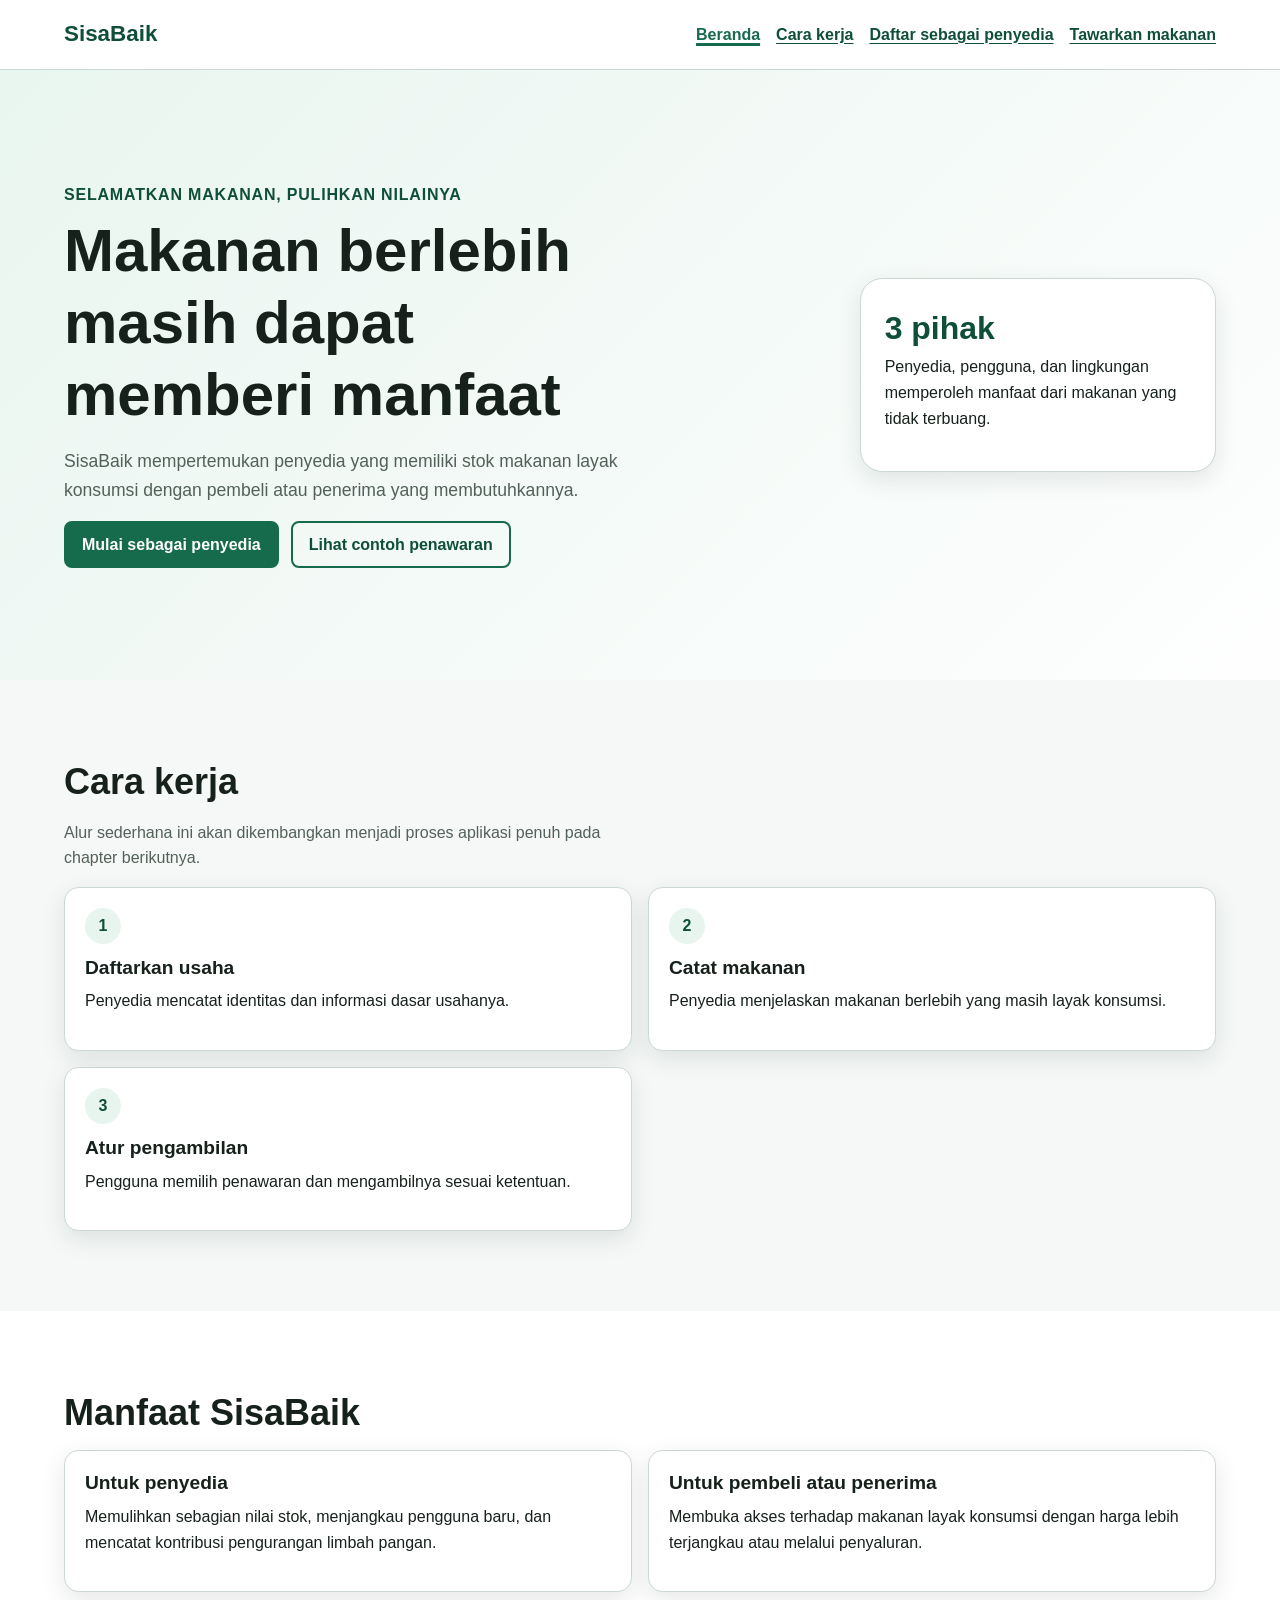
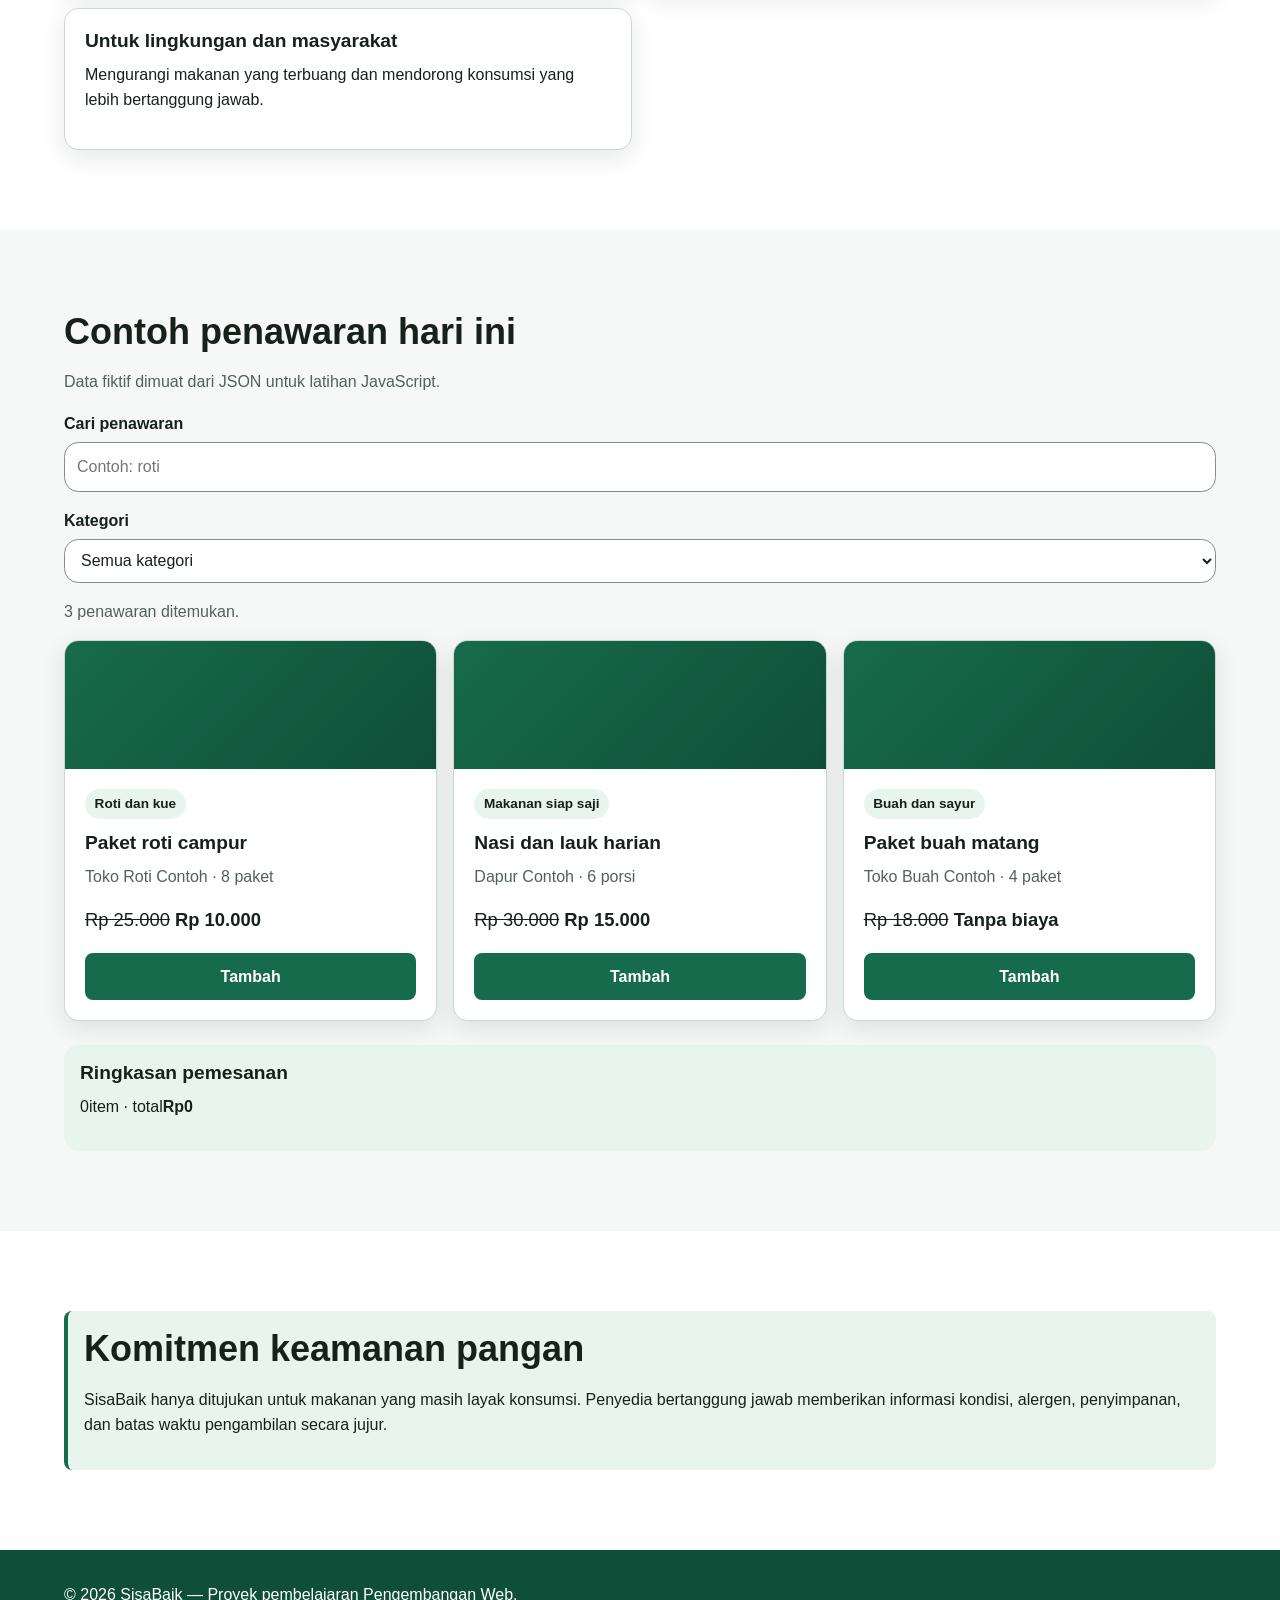
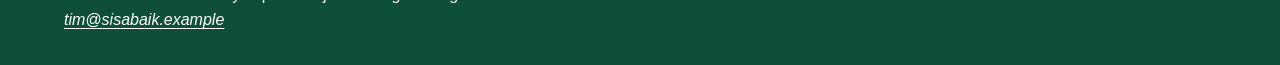
<file: index.html>
<!doctype html>
<html lang="id">
  <head>
    <meta charset="utf-8" />
    <meta name="viewport" content="width=device-width, initial-scale=1" />

    <meta
      name="description"
      content="SisaBaik membantu penyedia menawarkan makanan berlebih agar tetap bernilai, terjangkau, dan tidak terbuang."
    />

    <title>Beranda | SisaBaik</title>

    <link rel="stylesheet" href="styles.css" />
    <script src="app.js" defer></script>
    <form id="form-penawaran" action="tawarkan-makanan.html" method="get" aria-describedby="petunjuk-wajib">
    <script src="app.js" defer></script>
  </head>

  <body>
    <a class="skip-link" href="#konten-utama"> Lewati ke konten utama </a>

    <header class="site-header">
      <div class="container header-layout">
        <p class="brand">SisaBaik</p>

        <nav aria-label="Navigasi utama">
          <ul class="nav-list">
            <li>
              <a href="index.html" aria-current="page">Beranda</a>
            </li>
            <li>
              <a href="#cara-kerja">Cara kerja</a>
            </li>
            <li>
              <a href="daftar-penyedia.html">Daftar sebagai penyedia</a>
            </li>
            <li>
              <a href="tawarkan-makanan.html">Tawarkan makanan</a>
            </li>
          </ul>
        </nav>
      </div>
    </header>

    <main id="konten-utama" tabindex="-1">
      <!-- Hero -->
      <section class="hero" aria-labelledby="judul-utama">
        <div class="container hero-layout">
          <div>
            <p class="eyebrow">Selamatkan makanan, pulihkan nilainya</p>

            <h1 id="judul-utama">
              Makanan berlebih masih dapat memberi manfaat
            </h1>

            <p class="lead">
              SisaBaik mempertemukan penyedia yang memiliki stok makanan layak
              konsumsi dengan pembeli atau penerima yang membutuhkannya.
            </p>

            <div class="button-group">
              <a class="button" href="daftar-penyedia.html">
                Mulai sebagai penyedia
              </a>

              <a class="button button-secondary" href="#penawaran-contoh">
                Lihat contoh penawaran
              </a>
            </div>
          </div>

          <aside class="hero-panel" aria-label="Ringkasan manfaat SisaBaik">
            <strong>3 pihak</strong>

            <p>
              Penyedia, pengguna, dan lingkungan memperoleh manfaat dari makanan
              yang tidak terbuang.
            </p>
          </aside>
        </div>
      </section>

      <!-- Cara Kerja -->
      <section
        class="section"
        id="cara-kerja"
        aria-labelledby="judul-cara-kerja"
      >
        <div class="container">
          <h2 id="judul-cara-kerja">Cara kerja</h2>

          <p class="section-intro">
            Alur sederhana ini akan dikembangkan menjadi proses aplikasi penuh
            pada chapter berikutnya.
          </p>

          <div class="steps-grid">
            <article class="card">
              <span class="step-number" aria-hidden="true">1</span>

              <h3>Daftarkan usaha</h3>

              <p>Penyedia mencatat identitas dan informasi dasar usahanya.</p>
            </article>

            <article class="card">
              <span class="step-number" aria-hidden="true">2</span>

              <h3>Catat makanan</h3>

              <p>
                Penyedia menjelaskan makanan berlebih yang masih layak konsumsi.
              </p>
            </article>

            <article class="card">
              <span class="step-number" aria-hidden="true">3</span>

              <h3>Atur pengambilan</h3>

              <p>
                Pengguna memilih penawaran dan mengambilnya sesuai ketentuan.
              </p>
            </article>
          </div>
        </div>
      </section>

      <!-- Manfaat -->
      <section class="section section-alt" aria-labelledby="judul-manfaat">
        <div class="container">
          <h2 id="judul-manfaat">Manfaat SisaBaik</h2>

          <div class="benefit-grid">
            <article class="card">
              <h3>Untuk penyedia</h3>

              <p>
                Memulihkan sebagian nilai stok, menjangkau pengguna baru, dan
                mencatat kontribusi pengurangan limbah pangan.
              </p>
            </article>

            <article class="card">
              <h3>Untuk pembeli atau penerima</h3>

              <p>
                Membuka akses terhadap makanan layak konsumsi dengan harga lebih
                terjangkau atau melalui penyaluran.
              </p>
            </article>

            <article class="card">
              <h3>Untuk lingkungan dan masyarakat</h3>

              <p>
                Mengurangi makanan yang terbuang dan mendorong konsumsi yang
                lebih bertanggung jawab.
              </p>
            </article>
          </div>
        </div>
      </section>

      <!-- Penawaran -->
      <section
        class="section"
        id="penawaran-contoh"
        aria-labelledby="judul-penawaran"
      >
        <div class="container">
          <h2 id="judul-penawaran">Contoh penawaran hari ini</h2>

          <p class="section-intro">
            Data fiktif dimuat dari JSON untuk latihan JavaScript.
          </p>

          <form class="filter-panel" id="filter-form" role="search">
            <p>
              <label for="kata-kunci">Cari penawaran</label>
              <br />

              <input
                id="kata-kunci"
                name="kata_kunci"
                type="search"
                placeholder="Contoh: roti">
            </p>

            <p>
              <label for="filter-kategori">Kategori</label>
              <br />

              <select id="filter-kategori" name="kategori">
                <option value="semua">Semua kategori</option>
                <option value="makanan-siap-saji">Makanan siap saji</option>
                <option value="roti-kue">Roti dan kue</option>
                <option value="buah-sayur">Buah dan sayur</option>
              </select>
            </p>
          </form>

          <p
            id="status-katalog"
            class="status-message"
            role="status"
            aria-live="polite"
          >
            Memuat penawaran…
          </p>

          <div class="offer-grid" id="daftar-penawaran"></div>
          <aside class="cart-summary" aria-labelledby="judul-ringkasan">
            <h3 id="judul-ringkasan">Ringkasan pemesanan</h3>

            <p><span id="jumlah-item">0</span>item · total<strong id="total-pesanan">Rp0</strong></p>
          </aside>
        </div>
      </section>

      <section class="section section-alt" aria-labelledby="judul-keamanan">
        <div class="container">
          <div class="notice">
            <h2 id="judul-keamanan">Komitmen keamanan pangan</h2>

            <p>
              SisaBaik hanya ditujukan untuk makanan yang masih layak konsumsi.
              Penyedia bertanggung jawab memberikan informasi kondisi, alergen,
              penyimpanan, dan batas waktu pengambilan secara jujur.
            </p>
          </div>
        </div>
      </section>
    </main>

    <footer class="site-footer">
      <div class="container footer-layout">
        <p>&copy; 2026 SisaBaik — Proyek pembelajaran Pengembangan Web.</p>

        <address>
          <a href="mailto:tim@sisabaik.example"> tim@sisabaik.example </a>
        </address>
      </div>
    </footer>
  </body>
</html>
</file>
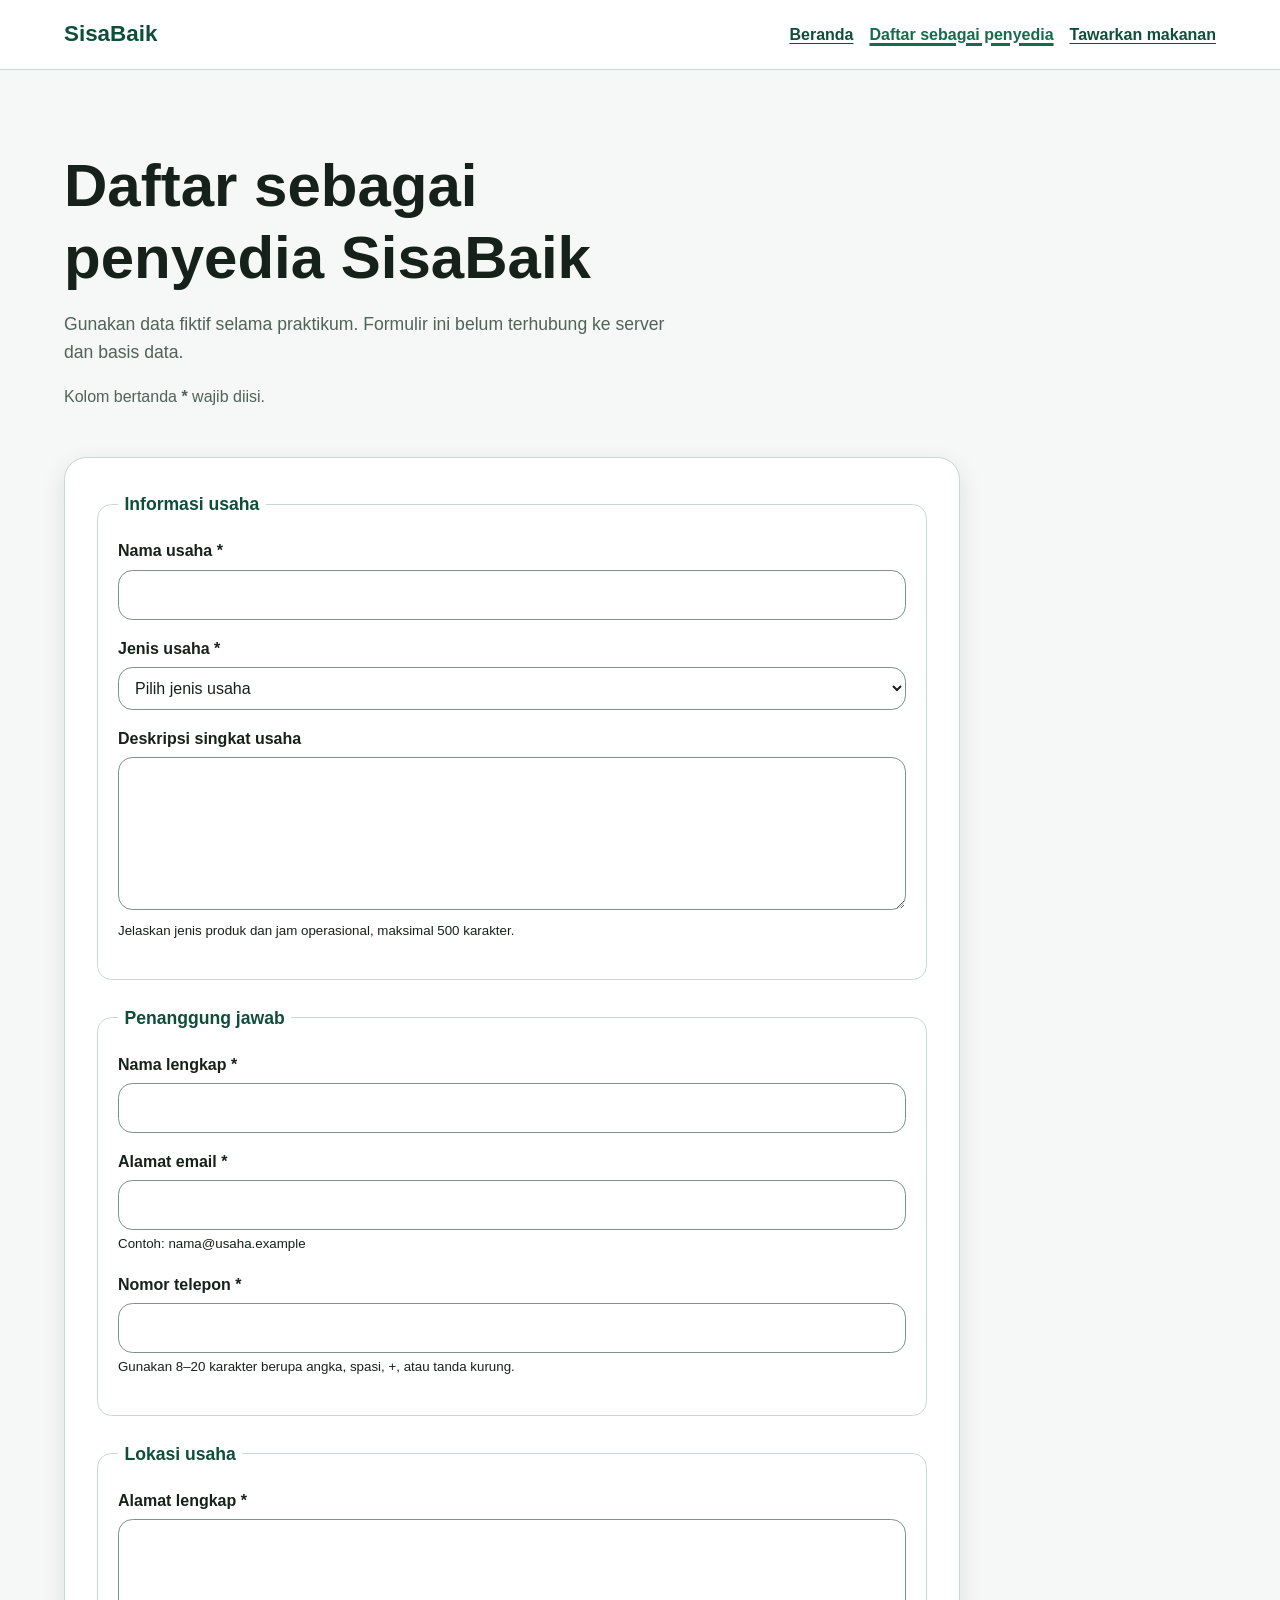
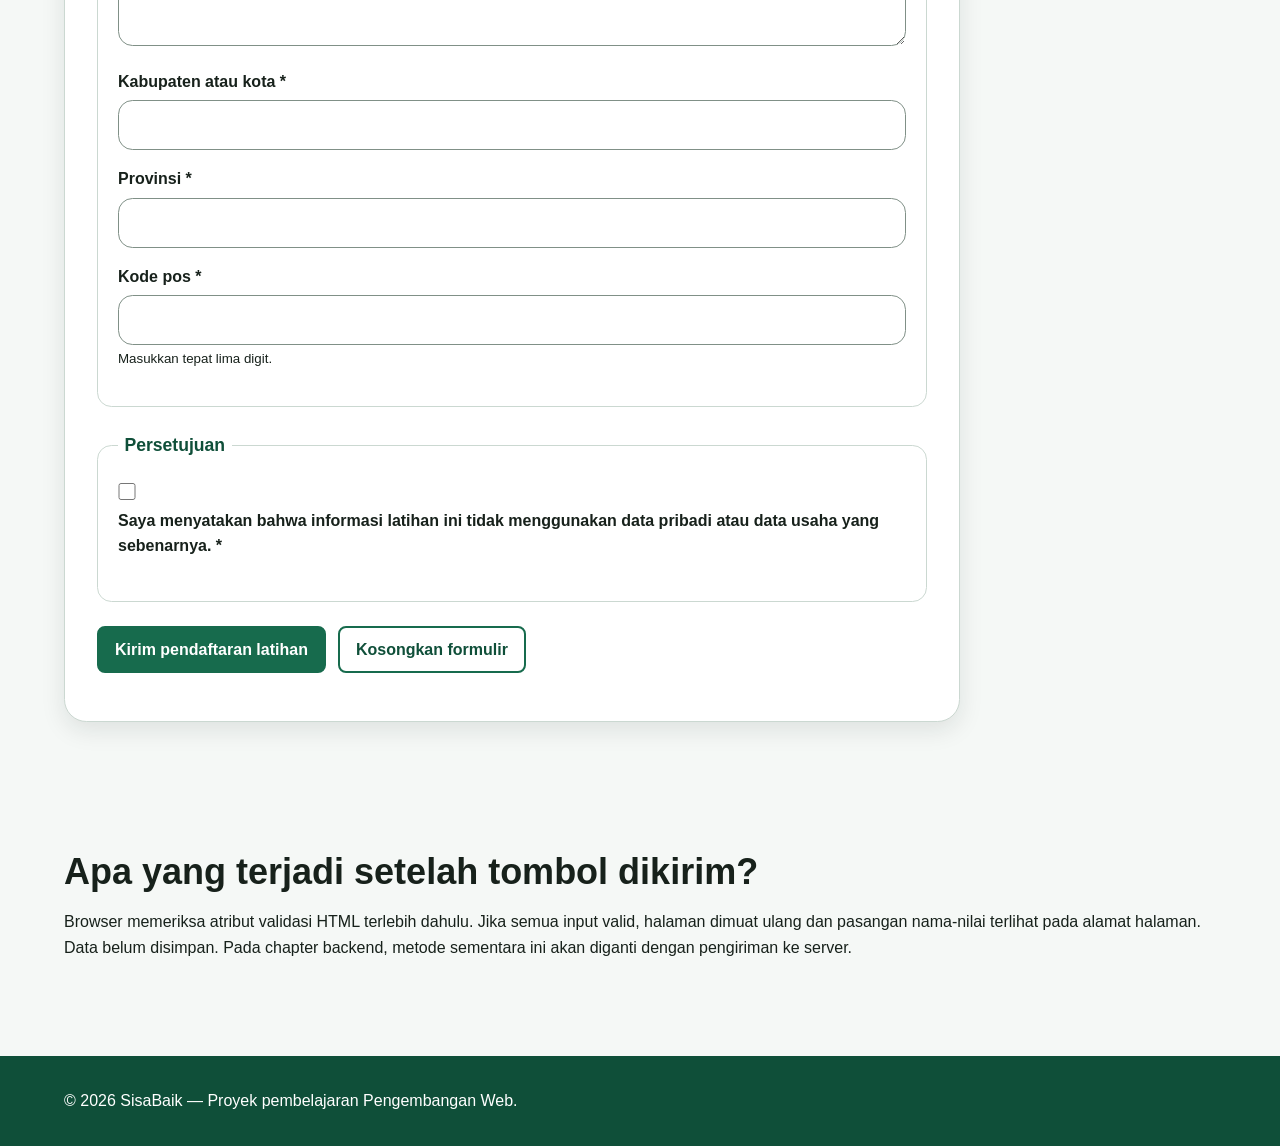
<file: daftar-penyedia.html>
<!doctype html>
<html lang="id">
  <head>
    <meta charset="utf-8">
    <meta name="viewport" content="width=device-width, initial-scale=1">

    <meta
      name="description"
      content="Formulir prototipe untuk mendaftarkan usaha sebagai penyedia makanan di SisaBaik."
    >

    <title>Daftar Penyedia | SisaBaik</title>

    <link rel="stylesheet" href="styles.css">
  </head>

  <body>
    <a class="skip-link" href="#konten-utama">
      Lewati ke konten utama
    </a>

    <header class="site-header">
      <div class="container header-layout">
        <p class="brand">SisaBaik</p>

        <nav aria-label="Navigasi utama">
          <ul class="nav-list">
            <li>
              <a href="index.html">Beranda</a>
            </li>

            <li>
              <a href="daftar-penyedia.html" aria-current="page">
                Daftar sebagai penyedia
              </a>
            </li>

            <li>
              <a href="tawarkan-makanan.html">
                Tawarkan makanan
              </a>
            </li>
          </ul>
        </nav>
      </div>
    </header>

    <main class="container" id="konten-utama" tabindex="-1">
      <div class="page-heading">
        <h1>Daftar sebagai penyedia SisaBaik</h1>

        <p class="lead">
          Gunakan data fiktif selama praktikum. Formulir ini belum terhubung
          ke server dan basis data.
        </p>

        <p class="required-note" id="petunjuk-wajib">
          Kolom bertanda <strong>*</strong> wajib diisi.
        </p>
      </div>

      <form
        class="form-card"
        action="daftar-penyedia.html"
        method="get"
        aria-describedby="petunjuk-wajib"
      >
        <fieldset class="form-section">
          <legend>Informasi usaha</legend>

          <p>
            <label for="nama-usaha">Nama usaha *</label><br>

            <input
              type="text"
              id="nama-usaha"
              name="nama_usaha"
              autocomplete="organization"
              minlength="3"
              maxlength="100"
              required
            >
          </p>

          <p>
            <label for="jenis-usaha">Jenis usaha *</label><br>

            <select id="jenis-usaha" name="jenis_usaha" required>
              <option value="">Pilih jenis usaha</option>
              <option value="restoran">Restoran</option>
              <option value="toko-roti">Toko roti</option>
              <option value="katering">Katering</option>
              <option value="ritel">Toko ritel</option>
              <option value="hotel">Hotel atau penginapan</option>
              <option value="lainnya">Lainnya</option>
            </select>
          </p>

          <p>
            <label for="deskripsi-usaha">
              Deskripsi singkat usaha
            </label><br>

            <textarea
              id="deskripsi-usaha"
              name="deskripsi_usaha"
              rows="5"
              maxlength="500"
              aria-describedby="bantuan-deskripsi"
            ></textarea><br>

            <small id="bantuan-deskripsi">
              Jelaskan jenis produk dan jam operasional, maksimal 500 karakter.
            </small>
          </p>
        </fieldset>

        <fieldset class="form-section">
          <legend>Penanggung jawab</legend>

          <p>
            <label for="nama-penanggung-jawab">
              Nama lengkap *
            </label><br>

            <input
              type="text"
              id="nama-penanggung-jawab"
              name="nama_penanggung_jawab"
              autocomplete="name"
              minlength="3"
              maxlength="100"
              required
            >
          </p>

          <p>
            <label for="email">Alamat email *</label><br>

            <input
              type="email"
              id="email"
              name="email"
              autocomplete="email"
              maxlength="254"
              aria-describedby="bantuan-email"
              required
            ><br>

            <small id="bantuan-email">
              Contoh: nama@usaha.example
            </small>
          </p>

          <p>
            <label for="telepon">Nomor telepon *</label><br>

            <input
              type="tel"
              id="telepon"
              name="telepon"
              autocomplete="tel"
              inputmode="tel"
              pattern="[0-9+() ]{8,20}"
              aria-describedby="bantuan-telepon"
              required
            ><br>

            <small id="bantuan-telepon">
              Gunakan 8–20 karakter berupa angka, spasi, +, atau tanda kurung.
            </small>
          </p>
        </fieldset>

        <fieldset class="form-section">
          <legend>Lokasi usaha</legend>

          <p>
            <label for="alamat">Alamat lengkap *</label><br>

            <textarea
              id="alamat"
              name="alamat"
              rows="4"
              autocomplete="street-address"
              minlength="10"
              maxlength="250"
              required
            ></textarea>
          </p>

          <p>
            <label for="kota">Kabupaten atau kota *</label><br>

            <input
              type="text"
              id="kota"
              name="kota"
              autocomplete="address-level2"
              maxlength="100"
              required
            >
          </p>

          <p>
            <label for="provinsi">Provinsi *</label><br>

            <input
              type="text"
              id="provinsi"
              name="provinsi"
              autocomplete="address-level1"
              maxlength="100"
              required
            >
          </p>

          <p>
            <label for="kode-pos">Kode pos *</label><br>

            <input
              type="text"
              id="kode-pos"
              name="kode_pos"
              autocomplete="postal-code"
              inputmode="numeric"
              pattern="[0-9]{5}"
              aria-describedby="bantuan-kode-pos"
              required
            ><br>

            <small id="bantuan-kode-pos">
              Masukkan tepat lima digit.
            </small>
          </p>
        </fieldset>

        <fieldset class="form-section">
          <legend>Persetujuan</legend>

          <p>
            <input
              type="checkbox"
              id="persetujuan"
              name="persetujuan"
              value="setuju"
              required
            >

            <label for="persetujuan">
              Saya menyatakan bahwa informasi latihan ini tidak menggunakan
              data pribadi atau data usaha yang sebenarnya. *
            </label>
          </p>
        </fieldset>

        <p class="form-actions">
          <button class="button" type="submit">
            Kirim pendaftaran latihan
          </button>

          <button class="button button-secondary" type="reset">
            Kosongkan formulir
          </button>
        </p>
      </form>

      <section class="section" aria-labelledby="catatan-prototipe">
        <h2 id="catatan-prototipe">
          Apa yang terjadi setelah tombol dikirim?
        </h2>

        <p>
          Browser memeriksa atribut validasi HTML terlebih dahulu. Jika semua
          input valid, halaman dimuat ulang dan pasangan nama-nilai terlihat
          pada alamat halaman. Data belum disimpan. Pada chapter backend,
          metode sementara ini akan diganti dengan pengiriman ke server.
        </p>
      </section>
    </main>

    <footer class="site-footer">
      <div class="container footer-layout">
        <p>
          &copy; 2026 SisaBaik — Proyek pembelajaran Pengembangan Web.
        </p>
      </div>
    </footer>
  </body>
</html>
</file>
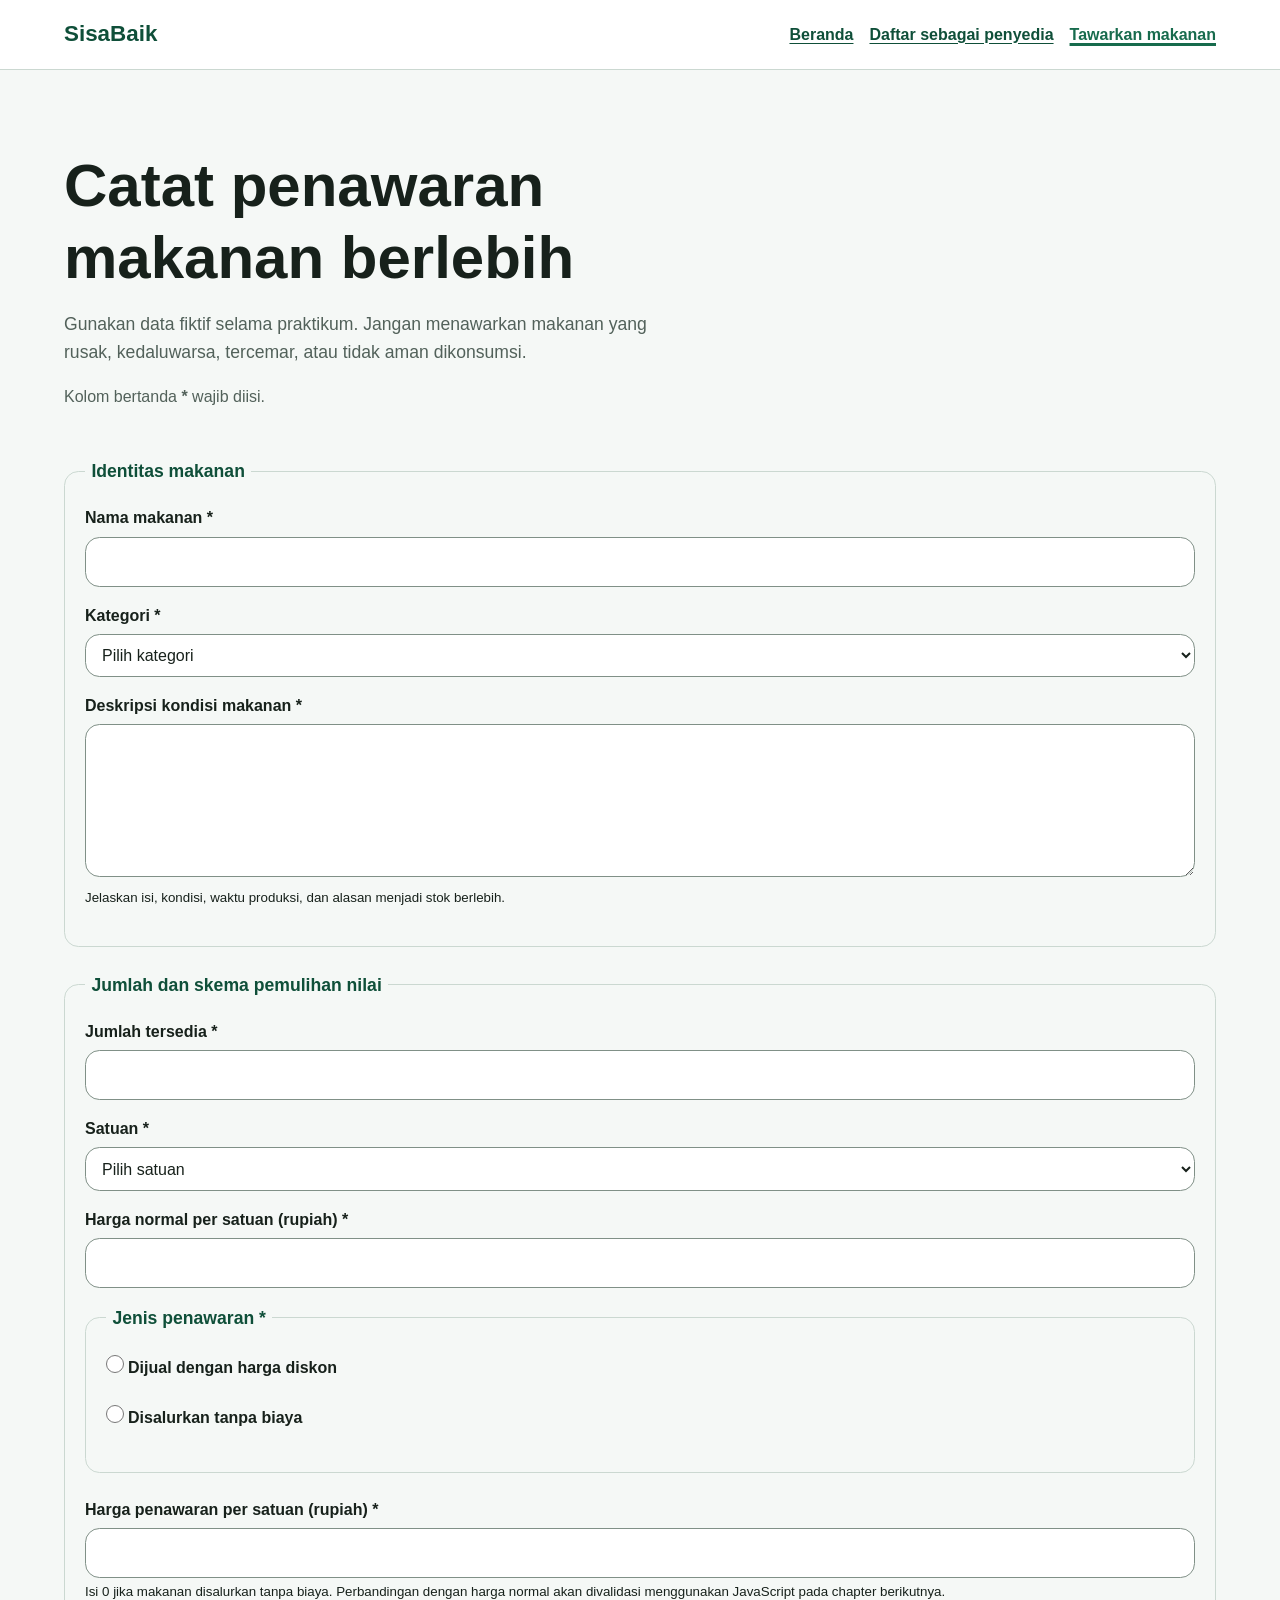
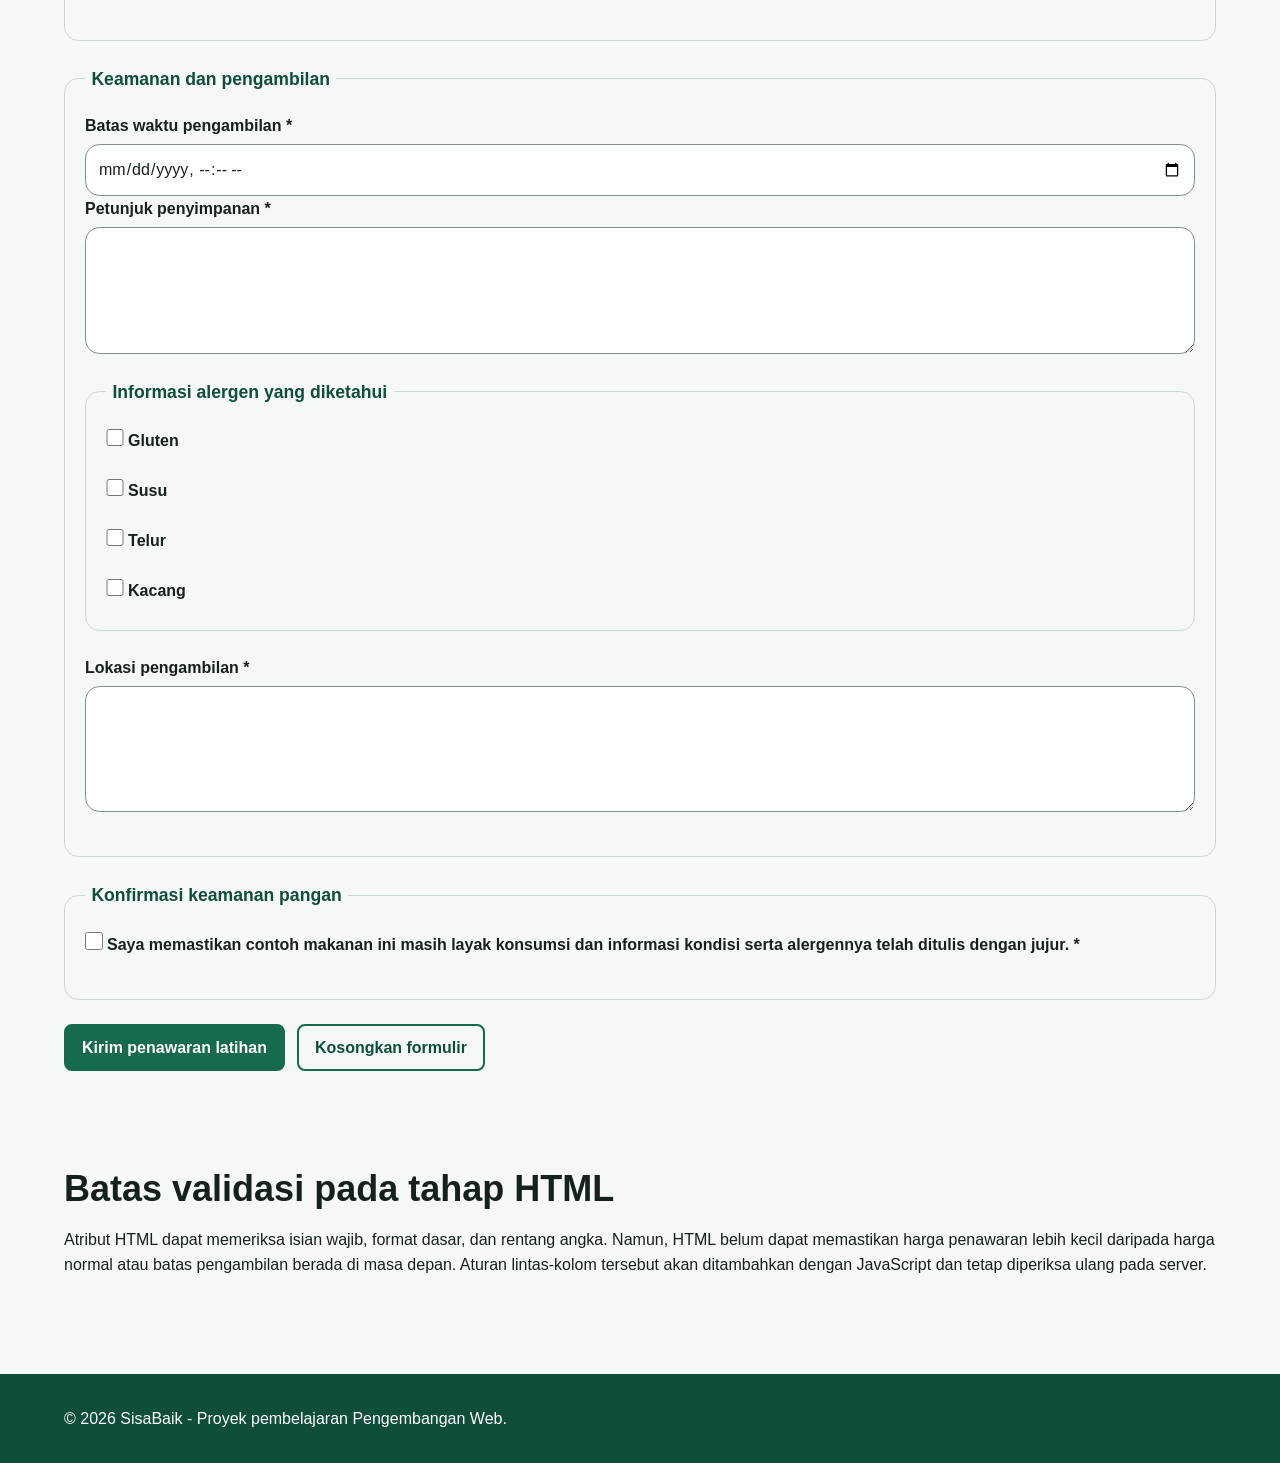
<file: tawarkan-makanan.html>
<!DOCTYPE html>
<html lang="id">
  <head>
    <meta charset="utf-8">
    <meta name="viewport" content="width=device-width, initial-scale=1">
    <meta
      name="description"
      content="Formulir prototipe untuk mencatat makanan berlebih yang akan ditawarkan melalui SisaBaik."
    >

    <title>Tawarkan Makanan | SisaBaik</title>
    <link rel="stylesheet" href="styles.css">
    <script src="app.js" defer></script>
    <form id="form-penawaran" action="tawarkan-makanan.html" method="get" aria-describedby="petunjuk-wajib">
  </head>

  <body>
    <a class="skip-link" href="#konten-utama">Lewati ke konten utama</a>

    <header class="site-header">
      <div class="container header-layout">
        <p class="brand">SisaBaik</p>

        <nav aria-label="Navigasi utama">
          <ul class="nav-list">
            <li><a href="index.html">Beranda</a></li>
            <li>
              <a href="daftar-penyedia.html">Daftar sebagai penyedia</a>
            </li>
            <li>
              <a href="tawarkan-makanan.html" aria-current="page">
                Tawarkan makanan
              </a>
            </li>
          </ul>
        </nav>
      </div>
    </header>

    <main class="container" id="konten-utama" tabindex="-1">
      <div class="page-heading">
        <h1>Catat penawaran makanan berlebih</h1>
        <p class="lead">
        Gunakan data fiktif selama praktikum. Jangan menawarkan makanan yang
        rusak, kedaluwarsa, tercemar, atau tidak aman dikonsumsi.
</p>

<p class="required-note" id="petunjuk-wajib">
  Kolom bertanda <strong>*</strong> wajib diisi.
</p>
</div>

<form
  class="form-card"
  action="tawarkan-makanan.html"
  method="get"
  aria-describedby="petunjuk-wajib"
>

  <fieldset class="form-section">
    <legend>Identitas makanan</legend>

    <p>
      <label for="nama-makanan">Nama makanan *</label><br>
      <input
        type="text"
        id="nama-makanan"
        name="nama_makanan"
        minlength="3"
        maxlength="120"
        required
      >
    </p>

    <p>
      <label for="kategori">Kategori *</label><br>
      <select id="kategori" name="kategori" required>
        <option value="">Pilih kategori</option>
        <option value="makanan-siap-saji">Makanan siap saji</option>
        <option value="roti-kue">Roti atau kue</option>
        <option value="buah-sayur">Buah atau sayur</option>
        <option value="minuman">Minuman</option>
        <option value="bahan-pangan">Bahan pangan</option>
        <option value="lainnya">Lainnya</option>
</select>
</p>

<p>
  <label for="deskripsi-makanan">Deskripsi kondisi makanan *</label><br>
  <textarea
    id="deskripsi-makanan"
    name="deskripsi_makanan"
    rows="5"
    minlength="20"
    maxlength="600"
    aria-describedby="bantuan-deskripsi-makanan"
    required
  ></textarea><br>
  <small id="bantuan-deskripsi-makanan">
    Jelaskan isi, kondisi, waktu produksi, dan alasan menjadi stok berlebih.
  </small>
</p>
</fieldset>

<fieldset class="form-section">
  <legend>Jumlah dan skema pemulihan nilai</legend>

  <p>
    <label for="jumlah">Jumlah tersedia *</label><br>
    <input
      type="number"
      id="jumlah"
      name="jumlah"
      min="1"
      max="1000"
      step="1"
      required
    >
  </p>
  <p>
  <label for="satuan">Satuan *</label><br>
  <select id="satuan" name="satuan" required>
    <option value="">Pilih satuan</option>
    <option value="porsi">Porsi</option>
    <option value="paket">Paket</option>
    <option value="buah">Buah</option>
    <option value="kilogram">Kilogram</option>
    <option value="liter">Liter</option>
  </select>
</p>

<p>
  <label for="harga-normal">Harga normal per satuan (rupiah) *</label><br>
  <input
    type="number"
    id="harga-normal"
    name="harga_normal"
    min="0"
    max="10000000"
    step="500"
    required
  >
</p>

<fieldset class="form-section">
  <legend>Jenis penawaran *</legend>

  <p>
    <input
      type="radio"
      id="jenis-diskon"
      name="jenis_penawaran"
      value="diskon"
      required
    >
<label for="jenis-diskon">Dijual dengan harga diskon</label>
</p>

<p>
  <input
    type="radio"
    id="jenis-donasi"
    name="jenis_penawaran"
    value="donasi"
  >

  <label for="jenis-donasi">Disalurkan tanpa biaya</label>
</p>
</fieldset>

<p>
  <label for="harga-pemulihan">Harga penawaran per satuan (rupiah) *</label><br>
  <input
    type="number"
    id="harga-pemulihan"
    name="harga_penawaran"
    min="0"
    max="10000000"
    step="500"
    aria-describedby="bantuan-harga"
    required
  ><br>
  <small id="bantuan-harga">
    Isi 0 jika makanan disalurkan tanpa biaya. Perbandingan dengan
    harga normal akan divalidasi menggunakan JavaScript pada chapter berikutnya.
  </small>
</p>
</fieldset>

<fieldset class="form-section">
  <legend>Keamanan dan pengambilan</legend>
<label for="batas-pengambilan">Batas waktu pengambilan *</label><br>
<input
  type="datetime-local"
  id="batas-pengambilan"
  name="batas_pengambilan"
  required
>

<p>
  <label for="petunjuk-penyimpanan">Petunjuk penyimpanan *</label><br>
  <textarea
    id="petunjuk-penyimpanan"
    name="petunjuk_penyimpanan"
    rows="4"
    minlength="10"
    maxlength="300"
    required
  ></textarea>
</p>

<fieldset class="form-section">
  <legend>Informasi alergen yang diketahui</legend>

  <p>
    <input
      type="checkbox"
      id="alergen-gluten"
      name="alergen"
      value="gluten"
    >
    <label for="alergen-gluten">Gluten</label>
  </p>

  <p>
    <input
      type="checkbox"
      id="alergen-susu"
      name="alergen"
      value="susu"
    >
    <label for="alergen-susu">Susu</label>
  </p>

  <p>
    <input
      type="checkbox"
      id="alergen-telur"
      name="alergen"
      value="telur"
    >
    <label for="alergen-telur">Telur</label>
  </p>
<input type="checkbox" id="alergen-kacang" name="alergen" value="kacang">
<label for="alergen-kacang">Kacang</label>


</fieldset>

<p>
  <label for="lokasi-pengambilan">Lokasi pengambilan *</label><br>
  <textarea
    id="lokasi-pengambilan"
    name="lokasi_pengambilan"
    rows="4"
    autocomplete="street-address"
    minlength="10"
    maxlength="250"
    required
  ></textarea>
</p>
</fieldset>

<fieldset class="form-section">
  <legend>Konfirmasi keamanan pangan</legend>

  <p>
    <input
      type="checkbox"
      id="konfirmasi-keamanan"
      name="konfirmasi_keamanan"
      value="terkonfirmasi"
      required
    >

    <label for="konfirmasi-keamanan">
      Saya memastikan contoh makanan ini masih layak konsumsi dan
      informasi kondisi serta alergennya telah ditulis dengan jujur. *
    </label>
  </p>
</fieldset>
<p class="form-actions">
  <button class="button" type="submit">Kirim penawaran latihan</button>
  <button class="button button-secondary" type="reset">Kosongkan formulir</button>
</p>
</form>

<section class="section" aria-labelledby="batas-validasi-html">
  <h2 id="batas-validasi-html">Batas validasi pada tahap HTML</h2>
  <p>
    Atribut HTML dapat memeriksa isian wajib, format dasar, dan rentang
    angka. Namun, HTML belum dapat memastikan harga penawaran lebih kecil
    daripada harga normal atau batas pengambilan berada di masa depan.
    Aturan lintas-kolom tersebut akan ditambahkan dengan JavaScript dan
    tetap diperiksa ulang pada server.
  </p>
</section>
</main>

<footer class="site-footer">
  <div class="container footer-layout">
    <p>&copy; 2026 SisaBaik - Proyek pembelajaran Pengembangan Web.</p>
  </div>
</footer>
</body>
</html>
</file>
<file: styles.css>
:root{
    --color-primary: #176b4d;
    --color-primary-dark: #0f4f39;
    --color-primary-soft: #e8f5ef;
    --color-accent: #f2b84b;
    --color-text: #17211b;
    --color-muted: #52615a;
    --color-surface: #ffffff;
    --color-background: #f5f8f6;
    --color-border: #cbd8d1;
    --color-danger: #a52a2a;
    --shadow-card: 0 0.5rem 1.5rem rgb(23 33 27 / 10%);
    --radius-small: 0.5rem;
    --radius-medium: 0.9rem;
    --radius-large: 1.4rem;
    --content-width: 72rem;
}

*,
*::before,
*::after {
    box-sizing: border-box;
}   

html {
    scroll-behavior: smooth;
}

body {
    margin: 0;
    background: var(--color-background);
    color: var(--color-text);
    font-family: Arial, Helvetica, sans-serif;
    font-size: 1rem;
    line-height: 1.6;
}

h1,
h2,
h3,
p{
    margin-block-start: 0;
}

h1,
h2,
h3 {
    line-height: 1.2;
}

h1 {
    max-width: 18ch;
    margin-block-end: 1rem;
    font-size: clamp(2rem, 7vw, 3.75rem);
}

h2 {
    margin-block-end: 1rem;
    font-size: clamp(1.5rem, 4vw, 2.25rem);
}

h3 {
    margin-block-end: 0.6rem;
    font-size: 1.2rem;
}

a {
    color: var(--color-primary-dark);
    text-underline-offset: 0.2em;
}

a:hover {
    text-decoration-thickness: 0.18em;
}

:focus-visible {
    outline: 0.2rem solid var(--color-accent);
    outline-offset: 0.2rem;
}

.skip-link {
    position:absolute;
    inset-block-start: 0.5rem;
    inset-inline-start: 0.5rem;
    z-index: 100;
    padding: 0.7rem 1rem;
    border-radius: var(--radius-small);
    background: var(--color-text);
    color: var(--color-surface);
    transform: translateY(-180%);
}

.skip-link:focus {
    transform: translateY(0);
}

.container {
    width: min(100% - 2rem, var(--content-width));
    margin-inline: auto;
}

.site-header {
    background: var(--color-surface);
    border-block-end: 0.0625rem solid var(--color-border);
}

.header-layout {
    display: flex;
    flex-direction: column;
    gap: 0.75rem;
    padding-block: 1rem;
}

.brand {
    margin: 0;
    color:var(--color-primary-dark);
    font-size: 1.4rem;
    font-weight: 700;
}

.nav-list {
    display: flex;
    flex-wrap: wrap;
    gap: 0.5rem 1rem;
    margin: 0;
    padding: 0;
    list-style: none;
}

.nav-list a {
    display: inline-block;
    padding-block: 0.35rem;
    font-weight: 700;
}

.nav-list a[aria-current="page"] {
    color: var(--color-primary);
    text-decoration-thickness: 0.2rem ;
}

.hero {
    padding-block: clamp(3rem, 10vw, 7rem);
    background: linear-gradient(135deg, rgb(232 245 239 / 95%), rgb(255 255 255 / 92%));
}

.hero-layout {
     display: grid;
     gap: 2rem;
     align-items: center;
}

.eyebrow {
    margin-block-end: 0.5rem;
    color: var(--color-primary-dark);
    font-weight: 700;
    letter-spacing: 0.05em;
    text-transform: uppercase;
}

.lead {
    max-width: 62ch;
    color: var(--color-muted);
    font-size: 1.1rem;
}

.hero-panel {
    padding: 1.5rem;
    border: 0.0625rem solid var(--color-border);
    border-radius: var(--radius-large);
    background: var(--color-surface);
    box-shadow: var(--shadow-card);
}

.hero-panel strong {
    display: block;
    color: var(--color-primary-dark);
    font-size: 2rem;
}

.button-group,
.form-actions {
    display: flex;
    flex-wrap: wrap;
    gap: 0.75rem;
    align-items: center;
}

.button {
    display: inline-block;
    padding: 0.75rem 1rem;
    border: 0.125rem solid var(--color-primary);
    border-radius: var(--radius-small);
    background: var(--color-primary);
    color: var(--color-surface);
    font: inherit;
    font-weight: 700;
    line-height: 1.2;
    text-decoration: none;
    cursor: pointer;
}

.button:hover {
    background: var(--color-primary-dark);
    background-color: var(--color-primary-dark);
    
}

.button-secondary {
    background: transparent;
    color: var(--color-primary-dark);
}

.section {
    padding-block: clamp(2.5rem, 7vw, 5rem);
}

.section-alt {
    background: var(--color-surface);
}

.section-intro {
    max-width: 65ch;
    color: var(--color-muted);
}

.steps-grid,
.benefit-grid,
.offer-grid {
    display: grid;
    grid-template-columns: 1fr;
    gap: 1rem;
}

.card {
    padding: 1.25rem;
    border: 0.0625rem solid var(--color-border);
    border-radius: var(--radius-medium);
    background: var(--color-surface);
    box-shadow: var(--shadow-card);
}

.step-number {
    display: inline-grid;
    width: 2.25rem;
    height: 2.25rem;
    margin-block-end: 0.75rem;
    place-items: center;
    border-radius: 50%;
    background: var(--color-primary-soft);
    color: var(--color-primary-dark);
    font-weight: 700;
}

.offer-card {
    display: flex;
    flex-direction: column;
    overflow: hidden;
    border: 0.0625rem solid var(--color-border);
    border-radius: var(--radius-medium);
    background: var(--color-surface);
    box-shadow: var(--shadow-card);
}

.offer-card__visual {
    min-height: 8rem;
    background: linear-gradient(135deg, var(--color-primary), var(--color-primary-dark));
}

.offer-card__content {
    display: flex;
    flex: 1;
    flex-direction: column;
    padding: 1.25rem;
}

.offer-card__meta {
    color: var(--color-muted);
}

.offer-card__price {
    margin-block-start: auto;
    font-size: 1.15rem;
}

.badge {
    display: inline-block;
    width: fit-content;
    margin-block-end: 0.75rem;
    padding: 0.25rem 0.6rem;
    border-radius : 999px;
    background: var(--color-primary-soft);
    font-size: 0.85rem;
    font-weight: 700;
}

.notice {
    padding: 1rem;
    border-inline-start:  0.3rem solid var(--color-primary);
    border-radius: var(--radius-small);
    background: var(--color-primary-soft);
}

.page-heading{
    padding-block: clamp(2.5rem, 7vw, 5rem) 2rem;
}

.form-card {
    max-width: 56rem;
    margin-block-end: 3rem;
    padding: clamp(1rem, 4vw, 2rem);
    border: 0.0625rem solid var(--color-border);
    border-radius: var(--radius-large);
    background: var(--color-surface);
    box-shadow: var(--shadow-card);
}

.form-section {
    margin: 0 0 1.5rem;
    padding: 1.25rem;
    border: 0.0625rem solid var(--color-border);
    border-radius: var(--radius-medium);
}

.form-section legend {
    padding-inline: 0.4rem;
    color: var(--color-primary-dark);
    font-size: 1.1rem;
    font-weight: 700;
}

label {
    display: inline-block;
    margin-block-end: 0.35rem;
    font-weight: 700;
}

input,
select,
textarea {
    width: 100%;
    padding: 0.7rem 0.75rem;
    border: 0.0625rem solid #809087;
    border-radius: var(--radius-medium);
    background: var(--color-surface);
    color: var(--color-text);
    font: inherit;
}

textarea {
    resize: vertical;
}

input:focus,
select:focus,
textarea:focus {
    border-color: var(--color-primary-dark);
}

input[type="checkbox"],
input[type="radio"] {
    width: 1.1rem;
    height: 1.1rem;
    margin: 0.2rem 0 0;
    accent-color: var(--color-primary);
}

.required-note {
    color: var(--color-muted);
}

.site-footer {
    padding-block: 2rem;
    background: var(--color-primary-dark);
    color: var(--color-surface);
}

.site-footer a{
    color: var(--color-surface);
}

.footer-layout p,
.footer-layout address {
    margin: 0;
}

@media (min-width: 48rem) {
    .header-layout {
        flex-direction: row;
        justify-content: space-between;
        align-items: center;
    }

    .hero-layout {
        grid-template-columns: minmax(0, 1.5fr) minmax(15rem, 0.7fr);
    }

    .steps-grid,
    .benefit-grid {
        grid-template-columns: repeat(2, minmax(0, 1fr));
    }

    .offer-grid {
        grid-template-columns: repeat(2, minmax(0, 1fr));
    }

    .footer-layout {
        flex-direction: row;
        justify-content: space-between;
        align-items: center;
    }
}

@media (min-width: 68rem) {
    .offer-grid {
        grid-template-columns: repeat(3, minmax(0, 1fr));
    }
}

@media (prefers-reduced-motion: reduce) {
    html {
        scroll-behavior: auto;
    }
}


.filter-panel 
    { display:grid; gap:1rem; margin-block:1.5rem; padding: 1rem; border:0.0625rem solid var( -- color-border);
border-radius:var(--radius-medium); background:var(--color-surface); }

.filter-panel p 
    { margin:0; }

.status-message 
    { min-height:1.6em; color:var(--color-muted); }

.cart-summary 
    { margin-block-start:1.5rem; padding: 1rem; border-radius:var(--radius-medium); background:var(--color-primary-soft); }

.error-message 
    { color:var(--color-danger); font-weight:700; }

    @media (min-width:48rem) { .filter-panel { grid-template-columns:repeat(2,minmax(0,1fr)); } }
</file>
